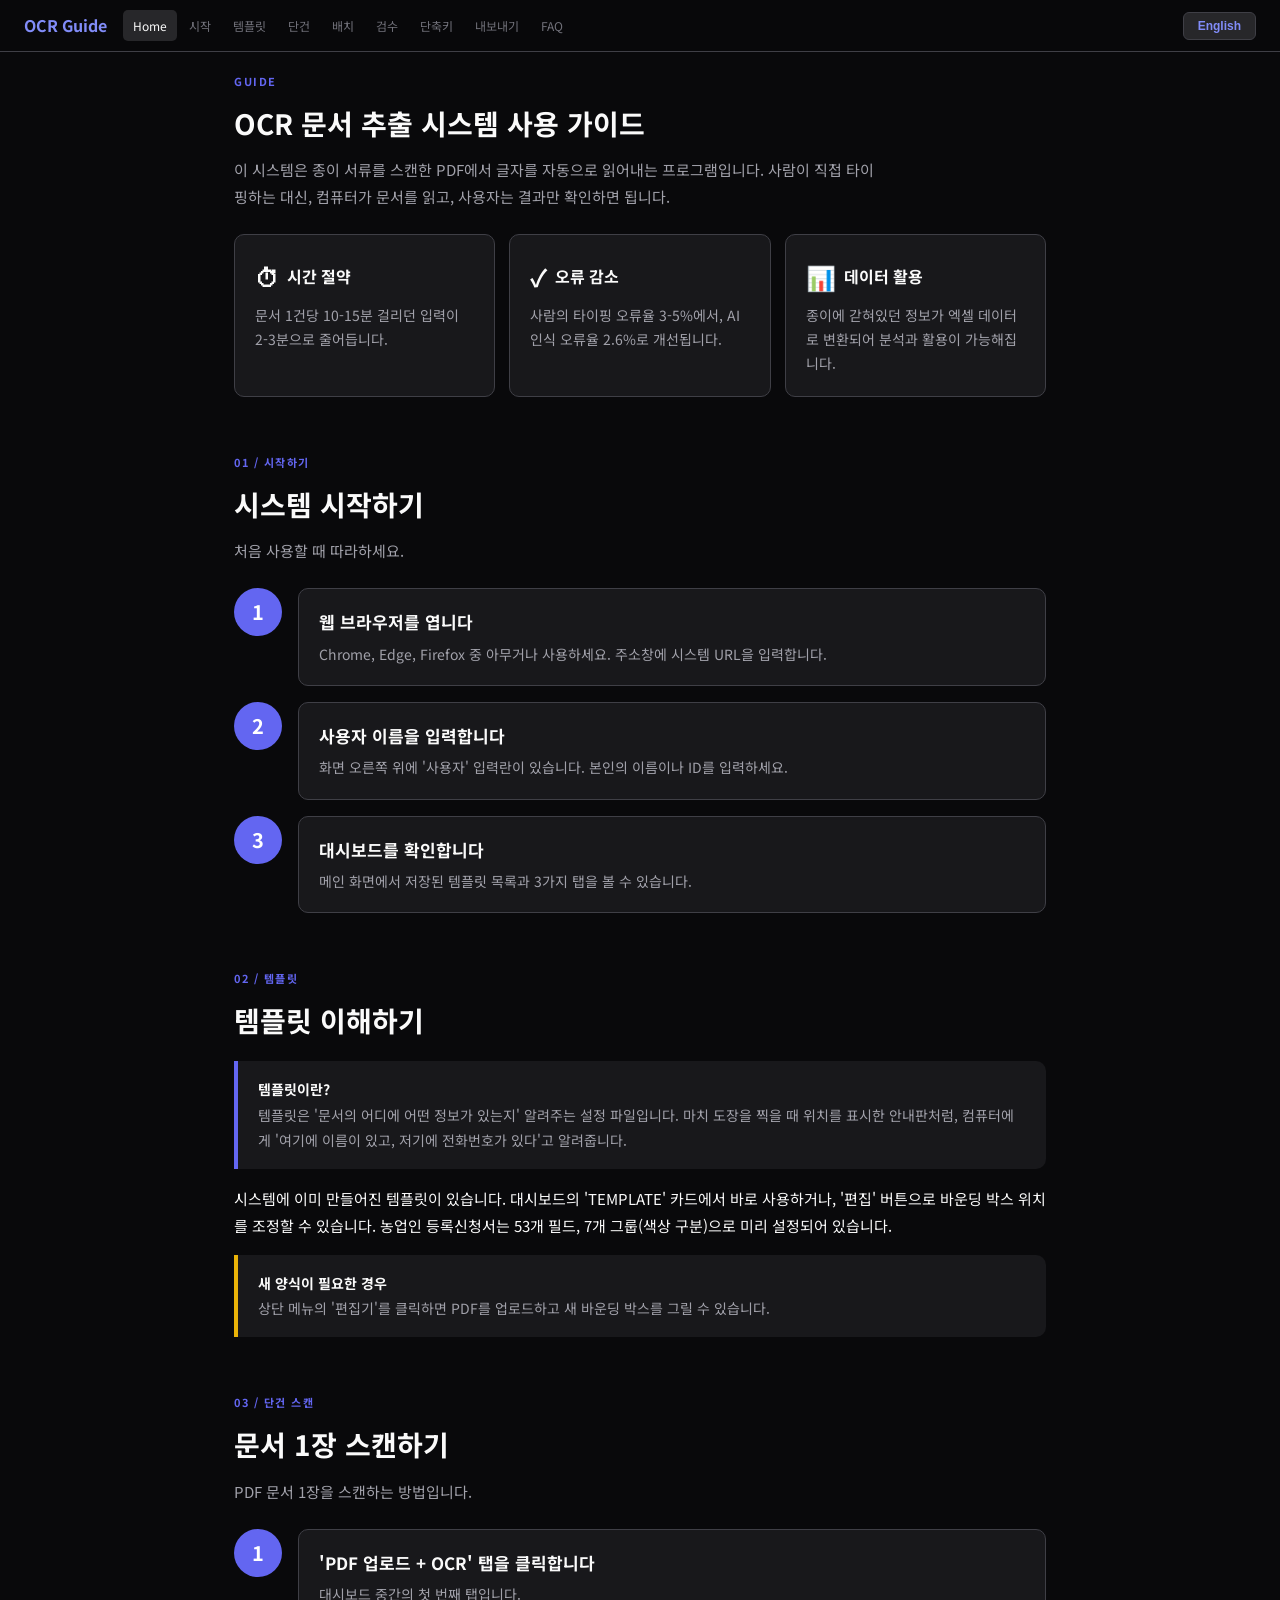
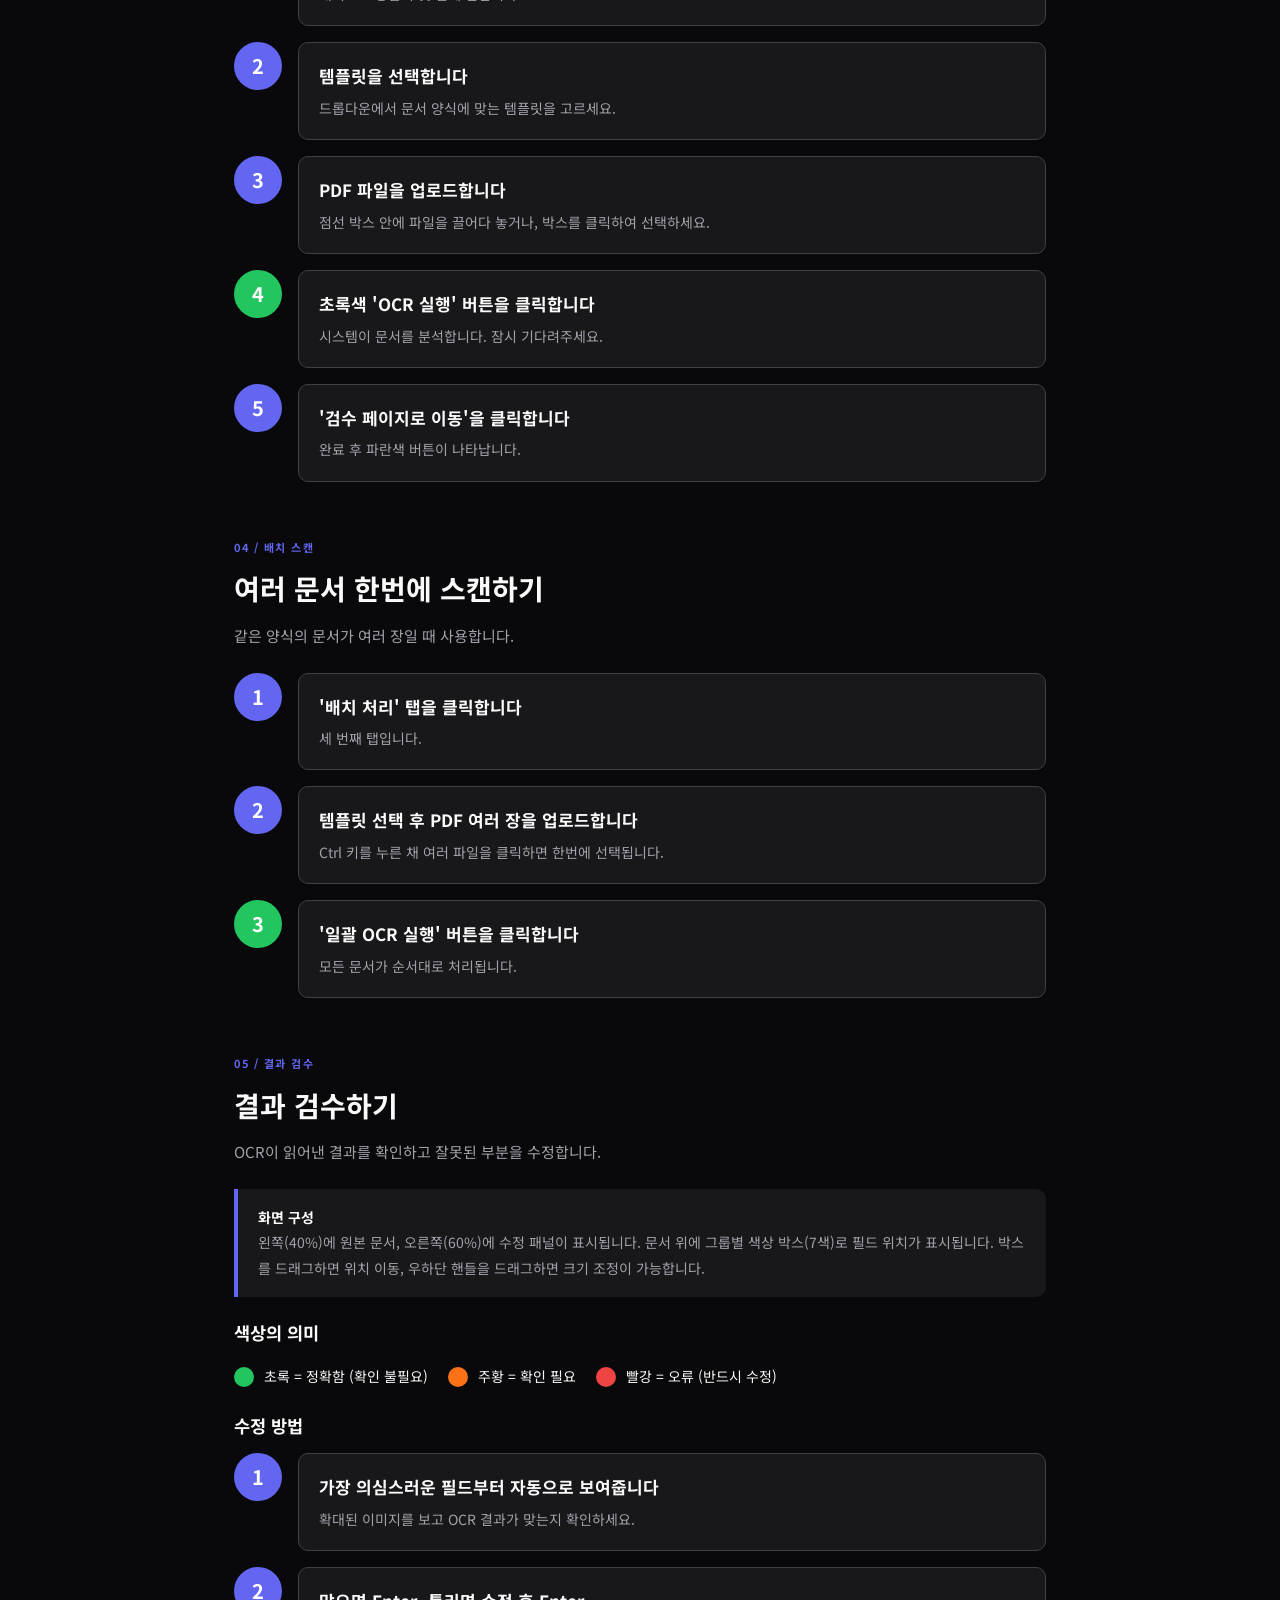
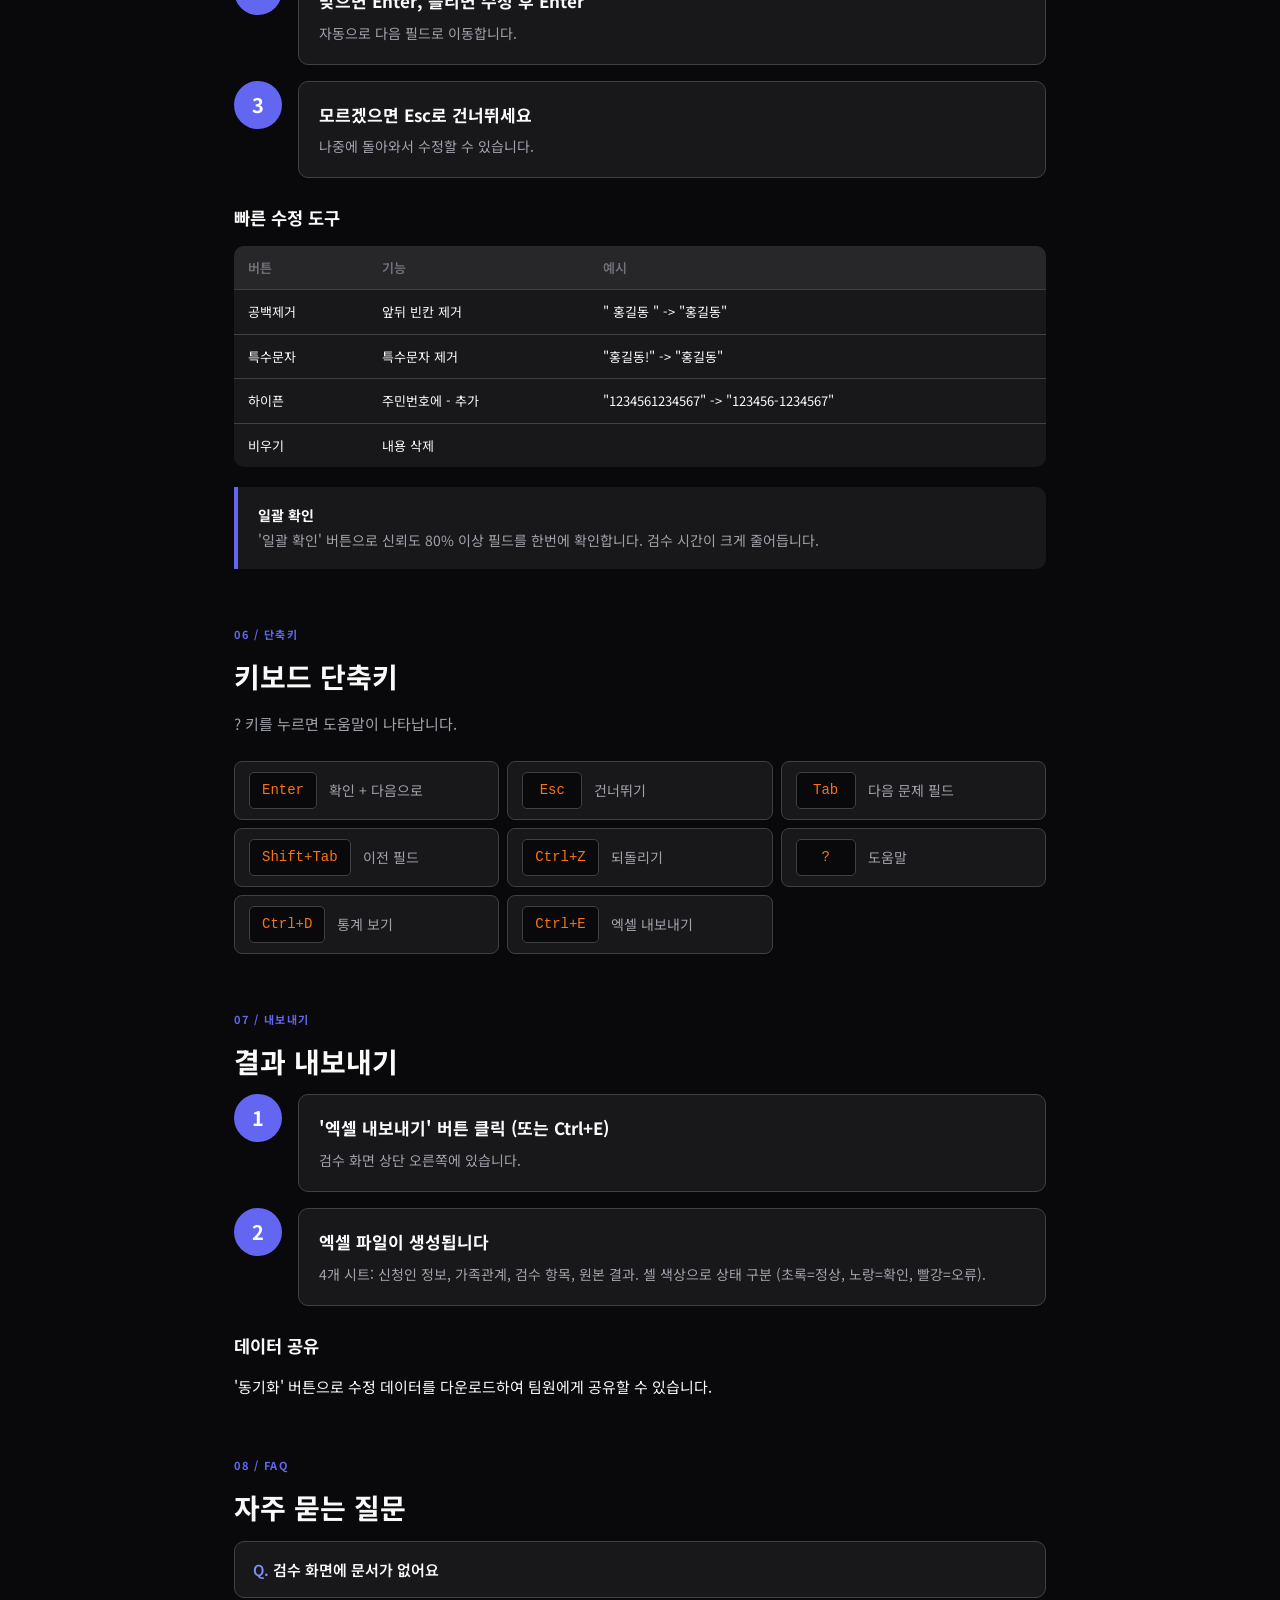
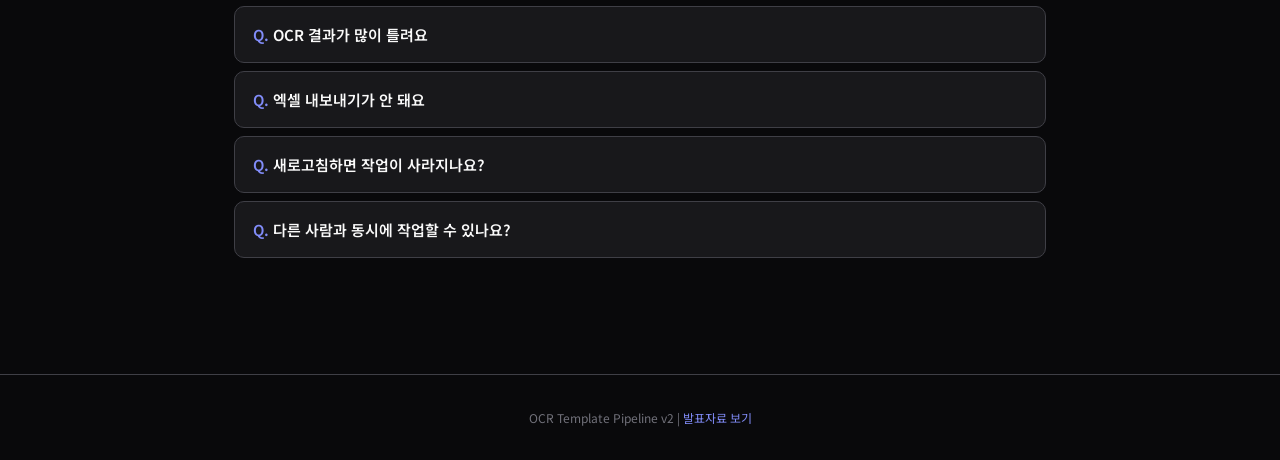
<file: guide.html>
<!DOCTYPE html>
<html lang="ko">
<head>
<meta charset="UTF-8">
<meta name="viewport" content="width=device-width, initial-scale=1.0">
<title>OCR Pipeline - Guide</title>
<link href="https://fonts.googleapis.com/css2?family=Noto+Sans+KR:wght@400;600;700&display=swap" rel="stylesheet">
<style>
:root{--bg:#09090b;--s:#18181b;--c:#27272a;--bd:#3f3f46;--tx:#fafafa;--tx2:#a1a1aa;--tx3:#71717a;--ac:#6366f1;--ac2:#818cf8;--g:#22c55e;--y:#eab308;--r:#ef4444;--o:#f97316;--t:#2dd4bf;--rd:10px}
*{box-sizing:border-box;margin:0;padding:0}
body{font-family:'Noto Sans KR',sans-serif;background:var(--bg);color:var(--tx);line-height:1.8;font-size:15px}
.topbar{position:fixed;top:0;left:0;right:0;height:52px;background:rgba(9,9,11,.92);backdrop-filter:blur(12px);border-bottom:1px solid var(--bd);z-index:100;display:flex;align-items:center;padding:0 24px;gap:16px}
.topbar .logo{font-size:16px;font-weight:700;color:var(--ac2)}
.topbar .nav-links{display:flex;gap:2px;overflow-x:auto;flex:1}
.topbar .nav-links a{color:var(--tx3);text-decoration:none;font-size:12px;padding:5px 10px;border-radius:5px;white-space:nowrap}
.topbar .nav-links a:hover{color:var(--tx);background:var(--c)}
.lang-btn{background:var(--c);border:1px solid var(--bd);color:var(--ac2);padding:6px 14px;border-radius:6px;cursor:pointer;font-size:12px;font-weight:600;white-space:nowrap}
.lang-btn:hover{background:var(--bd)}
main{max-width:860px;margin:0 auto;padding:72px 24px 60px}
.sec{margin-bottom:56px;scroll-margin-top:64px}
.sec-num{font-size:11px;font-weight:700;color:var(--ac);letter-spacing:1.5px;text-transform:uppercase;margin-bottom:6px}
.sec h2{font-size:28px;font-weight:700;margin-bottom:8px}
.sec .desc{font-size:15px;color:var(--tx2);margin-bottom:24px;max-width:640px}
.steps{display:flex;flex-direction:column;gap:16px}
.step{display:flex;gap:16px;align-items:flex-start}
.step-num{width:48px;height:48px;border-radius:50%;background:var(--ac);color:#fff;display:flex;align-items:center;justify-content:center;font-size:20px;font-weight:700;flex-shrink:0}
.step-body{flex:1;background:var(--s);border:1px solid var(--bd);border-radius:var(--rd);padding:18px 20px}
.step-body h3{font-size:17px;margin-bottom:4px}
.step-body p{font-size:14px;color:var(--tx2)}
.card-row{display:grid;grid-template-columns:repeat(auto-fit,minmax(240px,1fr));gap:14px;margin-bottom:20px}
.card{background:var(--s);border:1px solid var(--bd);border-radius:var(--rd);padding:20px}
.card h3{font-size:16px;margin-bottom:6px;display:flex;align-items:center;gap:8px}
.card p{font-size:14px;color:var(--tx2);line-height:1.7}
.card-icon{font-size:24px}
.color-row{display:flex;gap:20px;flex-wrap:wrap;margin:16px 0}
.color-item{display:flex;align-items:center;gap:10px;font-size:14px}
.color-dot{width:20px;height:20px;border-radius:50%}
.key-grid{display:grid;grid-template-columns:repeat(auto-fill,minmax(220px,1fr));gap:8px}
.key-item{display:flex;align-items:center;gap:12px;padding:10px 14px;background:var(--s);border:1px solid var(--bd);border-radius:8px}
.key-item kbd{background:var(--bg);border:1px solid var(--bd);border-radius:5px;padding:5px 12px;font-family:monospace;font-size:14px;color:var(--o);min-width:60px;text-align:center}
.key-item span{font-size:14px;color:var(--tx2)}
.info-box{background:var(--s);border-left:4px solid var(--ac);border-radius:0 var(--rd) var(--rd) 0;padding:16px 20px;margin:16px 0;font-size:14px;color:var(--tx2)}
.info-box.warn{border-left-color:var(--y)}
.info-box strong{color:var(--tx)}
table{width:100%;border-collapse:collapse;background:var(--s);border-radius:var(--rd);overflow:hidden;margin:12px 0}
th,td{padding:10px 14px;text-align:left;border-bottom:1px solid var(--bd);font-size:13px}
th{background:var(--c);color:var(--tx3);font-weight:600}
tr:last-child td{border-bottom:none}
details{background:var(--s);border:1px solid var(--bd);border-radius:var(--rd);margin-bottom:8px}
details summary{padding:14px 18px;cursor:pointer;font-size:15px;font-weight:600;list-style:none}
details summary::before{content:"Q. ";color:var(--ac2)}
details[open] summary{border-bottom:1px solid var(--bd)}
details .answer{padding:14px 18px;font-size:14px;color:var(--tx2);line-height:1.8}
footer{text-align:center;padding:32px;color:var(--tx3);font-size:12px;border-top:1px solid var(--bd)}
@media(max-width:640px){.step{flex-direction:column}.step-num{width:36px;height:36px;font-size:16px}.card-row{grid-template-columns:1fr}.key-grid{grid-template-columns:1fr}}
</style>
</head>
<body>

<div class="topbar">
  <span class="logo">OCR Guide</span>
  <div class="nav-links">
    <a href="#welcome">Home</a>
    <a href="#start" data-ko="시작" data-en="Start">시작</a>
    <a href="#template" data-ko="템플릿" data-en="Template">템플릿</a>
    <a href="#single" data-ko="단건" data-en="Single">단건</a>
    <a href="#batch" data-ko="배치" data-en="Batch">배치</a>
    <a href="#review" data-ko="검수" data-en="Review">검수</a>
    <a href="#keys" data-ko="단축키" data-en="Keys">단축키</a>
    <a href="#export" data-ko="내보내기" data-en="Export">내보내기</a>
    <a href="#faq">FAQ</a>
  </div>
  <button class="lang-btn" onclick="toggleLang()" id="langBtn">English</button>
</div>

<main>

<div class="sec" id="welcome">
  <div class="sec-num">GUIDE</div>
  <h2 data-ko="OCR 문서 추출 시스템 사용 가이드" data-en="OCR Document Extraction Guide"></h2>
  <p class="desc" data-ko="이 시스템은 종이 서류를 스캔한 PDF에서 글자를 자동으로 읽어내는 프로그램입니다. 사람이 직접 타이핑하는 대신, 컴퓨터가 문서를 읽고, 사용자는 결과만 확인하면 됩니다." data-en="This system automatically reads text from scanned PDF documents. Instead of manually typing, the computer reads the document and you just verify the results."></p>
  <div class="card-row">
    <div class="card"><h3><span class="card-icon">&#9201;</span> <span data-ko="시간 절약" data-en="Save Time"></span></h3><p data-ko="문서 1건당 10-15분 걸리던 입력이 2-3분으로 줄어듭니다." data-en="Processing time drops from 10-15 minutes to just 2-3 minutes per document."></p></div>
    <div class="card"><h3><span class="card-icon">&#10003;</span> <span data-ko="오류 감소" data-en="Fewer Errors"></span></h3><p data-ko="사람의 타이핑 오류율 3-5%에서, AI 인식 오류율 2.6%로 개선됩니다." data-en="Human typing error rate of 3-5% improved to AI recognition error rate of 2.6%."></p></div>
    <div class="card"><h3><span class="card-icon">&#128202;</span> <span data-ko="데이터 활용" data-en="Data Utilization"></span></h3><p data-ko="종이에 갇혀있던 정보가 엑셀 데이터로 변환되어 분석과 활용이 가능해집니다." data-en="Information trapped on paper is converted to Excel data for analysis."></p></div>
  </div>
</div>

<div class="sec" id="start">
  <div class="sec-num" data-ko="01 / 시작하기" data-en="01 / GETTING STARTED"></div>
  <h2 data-ko="시스템 시작하기" data-en="Getting Started"></h2>
  <p class="desc" data-ko="처음 사용할 때 따라하세요." data-en="Follow these steps when using for the first time."></p>
  <div class="steps">
    <div class="step"><div class="step-num">1</div><div class="step-body"><h3 data-ko="웹 브라우저를 엽니다" data-en="Open your web browser"></h3><p data-ko="Chrome, Edge, Firefox 중 아무거나 사용하세요. 주소창에 시스템 URL을 입력합니다." data-en="Use Chrome, Edge, or Firefox. Enter the system URL in the address bar."></p></div></div>
    <div class="step"><div class="step-num">2</div><div class="step-body"><h3 data-ko="사용자 이름을 입력합니다" data-en="Enter your username"></h3><p data-ko="화면 오른쪽 위에 '사용자' 입력란이 있습니다. 본인의 이름이나 ID를 입력하세요." data-en="There is a 'User' field in the top-right corner. Enter your name or ID."></p></div></div>
    <div class="step"><div class="step-num">3</div><div class="step-body"><h3 data-ko="대시보드를 확인합니다" data-en="Check the dashboard"></h3><p data-ko="메인 화면에서 저장된 템플릿 목록과 3가지 탭을 볼 수 있습니다." data-en="The main screen shows saved templates and 3 tabs."></p></div></div>
  </div>
</div>

<div class="sec" id="template">
  <div class="sec-num" data-ko="02 / 템플릿" data-en="02 / TEMPLATES"></div>
  <h2 data-ko="템플릿 이해하기" data-en="Understanding Templates"></h2>
  <div class="info-box"><strong data-ko="템플릿이란?" data-en="What is a Template?"></strong><br><span data-ko="템플릿은 '문서의 어디에 어떤 정보가 있는지' 알려주는 설정 파일입니다. 마치 도장을 찍을 때 위치를 표시한 안내판처럼, 컴퓨터에게 '여기에 이름이 있고, 저기에 전화번호가 있다'고 알려줍니다." data-en="A template tells the system 'where each piece of information is located' on the document. Like a guide showing where to stamp, it tells the computer 'the name is here, the phone number is there.'"></span></div>
  <p data-ko="시스템에 이미 만들어진 템플릿이 있습니다. 대시보드의 'TEMPLATE' 카드에서 바로 사용하거나, '편집' 버튼으로 바운딩 박스 위치를 조정할 수 있습니다. 농업인 등록신청서는 53개 필드, 7개 그룹(색상 구분)으로 미리 설정되어 있습니다." data-en="Pre-made templates are available. Use them from the dashboard or click 'Edit' to adjust bounding box positions. The agriculture form has 53 fields in 7 color-coded groups."></p>
  <div class="info-box warn"><strong data-ko="새 양식이 필요한 경우" data-en="Need a new form type?"></strong><br><span data-ko="상단 메뉴의 '편집기'를 클릭하면 PDF를 업로드하고 새 바운딩 박스를 그릴 수 있습니다." data-en="Click 'Editor' in the top menu to upload a PDF and draw new bounding boxes."></span></div>
</div>

<div class="sec" id="single">
  <div class="sec-num" data-ko="03 / 단건 스캔" data-en="03 / SINGLE SCAN"></div>
  <h2 data-ko="문서 1장 스캔하기" data-en="Scanning a Single Document"></h2>
  <p class="desc" data-ko="PDF 문서 1장을 스캔하는 방법입니다." data-en="How to scan one PDF document."></p>
  <div class="steps">
    <div class="step"><div class="step-num">1</div><div class="step-body"><h3 data-ko="'PDF 업로드 + OCR' 탭을 클릭합니다" data-en="Click the 'PDF Upload + OCR' tab"></h3><p data-ko="대시보드 중간의 첫 번째 탭입니다." data-en="It's the first tab on the dashboard."></p></div></div>
    <div class="step"><div class="step-num">2</div><div class="step-body"><h3 data-ko="템플릿을 선택합니다" data-en="Select a template"></h3><p data-ko="드롭다운에서 문서 양식에 맞는 템플릿을 고르세요." data-en="Choose the template that matches your document form."></p></div></div>
    <div class="step"><div class="step-num">3</div><div class="step-body"><h3 data-ko="PDF 파일을 업로드합니다" data-en="Upload your PDF file"></h3><p data-ko="점선 박스 안에 파일을 끌어다 놓거나, 박스를 클릭하여 선택하세요." data-en="Drag and drop into the dashed box, or click to browse."></p></div></div>
    <div class="step"><div class="step-num" style="background:var(--g)">4</div><div class="step-body"><h3 data-ko="초록색 'OCR 실행' 버튼을 클릭합니다" data-en="Click the green 'OCR Run' button"></h3><p data-ko="시스템이 문서를 분석합니다. 잠시 기다려주세요." data-en="The system will analyze your document. Please wait."></p></div></div>
    <div class="step"><div class="step-num">5</div><div class="step-body"><h3 data-ko="'검수 페이지로 이동'을 클릭합니다" data-en="Click 'Go to Review Page'"></h3><p data-ko="완료 후 파란색 버튼이 나타납니다." data-en="A blue button appears after processing completes."></p></div></div>
  </div>
</div>

<div class="sec" id="batch">
  <div class="sec-num" data-ko="04 / 배치 스캔" data-en="04 / BATCH SCAN"></div>
  <h2 data-ko="여러 문서 한번에 스캔하기" data-en="Scanning Multiple Documents"></h2>
  <p class="desc" data-ko="같은 양식의 문서가 여러 장일 때 사용합니다." data-en="Use when you have many documents of the same form type."></p>
  <div class="steps">
    <div class="step"><div class="step-num">1</div><div class="step-body"><h3 data-ko="'배치 처리' 탭을 클릭합니다" data-en="Click the 'Batch Processing' tab"></h3><p data-ko="세 번째 탭입니다." data-en="It's the third tab."></p></div></div>
    <div class="step"><div class="step-num">2</div><div class="step-body"><h3 data-ko="템플릿 선택 후 PDF 여러 장을 업로드합니다" data-en="Select template, then upload multiple PDFs"></h3><p data-ko="Ctrl 키를 누른 채 여러 파일을 클릭하면 한번에 선택됩니다." data-en="Hold Ctrl and click multiple files to select them all."></p></div></div>
    <div class="step"><div class="step-num" style="background:var(--g)">3</div><div class="step-body"><h3 data-ko="'일괄 OCR 실행' 버튼을 클릭합니다" data-en="Click 'Batch OCR Run'"></h3><p data-ko="모든 문서가 순서대로 처리됩니다." data-en="All documents will be processed in order."></p></div></div>
  </div>
</div>

<div class="sec" id="review">
  <div class="sec-num" data-ko="05 / 결과 검수" data-en="05 / REVIEW"></div>
  <h2 data-ko="결과 검수하기" data-en="Reviewing Results"></h2>
  <p class="desc" data-ko="OCR이 읽어낸 결과를 확인하고 잘못된 부분을 수정합니다." data-en="Verify OCR results and fix any mistakes."></p>
  <div class="info-box"><strong data-ko="화면 구성" data-en="Screen Layout"></strong><br><span data-ko="왼쪽(40%)에 원본 문서, 오른쪽(60%)에 수정 패널이 표시됩니다. 문서 위에 그룹별 색상 박스(7색)로 필드 위치가 표시됩니다. 박스를 드래그하면 위치 이동, 우하단 핸들을 드래그하면 크기 조정이 가능합니다." data-en="Left (40%) shows the document, right (60%) shows the edit panel. Fields are shown as color-coded boxes (7 colors by group). Drag a box to move it, drag the bottom-right handle to resize. Changes are saved automatically."></span></div>

  <h3 style="margin:20px 0 12px" data-ko="색상의 의미" data-en="Color Guide"></h3>
  <div class="color-row">
    <div class="color-item"><div class="color-dot" style="background:var(--g)"></div><span data-ko="초록 = 정확함 (확인 불필요)" data-en="Green = Correct"></span></div>
    <div class="color-item"><div class="color-dot" style="background:var(--o)"></div><span data-ko="주황 = 확인 필요" data-en="Orange = Needs checking"></span></div>
    <div class="color-item"><div class="color-dot" style="background:var(--r)"></div><span data-ko="빨강 = 오류 (반드시 수정)" data-en="Red = Error (must fix)"></span></div>
  </div>

  <h3 style="margin:20px 0 12px" data-ko="수정 방법" data-en="How to Fix"></h3>
  <div class="steps">
    <div class="step"><div class="step-num">1</div><div class="step-body"><h3 data-ko="가장 의심스러운 필드부터 자동으로 보여줍니다" data-en="Most uncertain fields are shown first"></h3><p data-ko="확대된 이미지를 보고 OCR 결과가 맞는지 확인하세요." data-en="Check the zoomed image and verify the OCR result."></p></div></div>
    <div class="step"><div class="step-num">2</div><div class="step-body"><h3 data-ko="맞으면 Enter, 틀리면 수정 후 Enter" data-en="Enter if correct, type fix then Enter"></h3><p data-ko="자동으로 다음 필드로 이동합니다." data-en="Automatically moves to the next field."></p></div></div>
    <div class="step"><div class="step-num">3</div><div class="step-body"><h3 data-ko="모르겠으면 Esc로 건너뛰세요" data-en="Press Esc to skip if unsure"></h3><p data-ko="나중에 돌아와서 수정할 수 있습니다." data-en="You can come back later."></p></div></div>
  </div>

  <h3 style="margin:24px 0 12px" data-ko="빠른 수정 도구" data-en="Quick Fix Tools"></h3>
  <table>
    <thead><tr><th data-ko="버튼" data-en="Button"></th><th data-ko="기능" data-en="Function"></th><th data-ko="예시" data-en="Example"></th></tr></thead>
    <tbody>
      <tr><td data-ko="공백제거" data-en="Trim"></td><td data-ko="앞뒤 빈칸 제거" data-en="Remove spaces"></td><td>" 홍길동 " -> "홍길동"</td></tr>
      <tr><td data-ko="특수문자" data-en="Special"></td><td data-ko="특수문자 제거" data-en="Remove special chars"></td><td>"홍길동!" -> "홍길동"</td></tr>
      <tr><td data-ko="하이픈" data-en="Hyphen"></td><td data-ko="주민번호에 - 추가" data-en="Add hyphen to ID"></td><td>"1234561234567" -> "123456-1234567"</td></tr>
      <tr><td data-ko="비우기" data-en="Clear"></td><td data-ko="내용 삭제" data-en="Empty the field"></td><td></td></tr>
    </tbody>
  </table>
  <div class="info-box" style="margin-top:20px"><strong data-ko="일괄 확인" data-en="Bulk Confirm"></strong><br><span data-ko="'일괄 확인' 버튼으로 신뢰도 80% 이상 필드를 한번에 확인합니다. 검수 시간이 크게 줄어듭니다." data-en="The 'Bulk Confirm' button approves all fields with 80%+ confidence at once, greatly reducing review time."></span></div>
</div>

<div class="sec" id="keys">
  <div class="sec-num" data-ko="06 / 단축키" data-en="06 / SHORTCUTS"></div>
  <h2 data-ko="키보드 단축키" data-en="Keyboard Shortcuts"></h2>
  <p class="desc" data-ko="? 키를 누르면 도움말이 나타납니다." data-en="Press ? to see the help overlay."></p>
  <div class="key-grid">
    <div class="key-item"><kbd>Enter</kbd><span data-ko="확인 + 다음으로" data-en="Confirm + Next"></span></div>
    <div class="key-item"><kbd>Esc</kbd><span data-ko="건너뛰기" data-en="Skip"></span></div>
    <div class="key-item"><kbd>Tab</kbd><span data-ko="다음 문제 필드" data-en="Next problem"></span></div>
    <div class="key-item"><kbd>Shift+Tab</kbd><span data-ko="이전 필드" data-en="Previous field"></span></div>
    <div class="key-item"><kbd>Ctrl+Z</kbd><span data-ko="되돌리기" data-en="Undo"></span></div>
    <div class="key-item"><kbd>?</kbd><span data-ko="도움말" data-en="Help"></span></div>
    <div class="key-item"><kbd>Ctrl+D</kbd><span data-ko="통계 보기" data-en="Statistics"></span></div>
    <div class="key-item"><kbd>Ctrl+E</kbd><span data-ko="엑셀 내보내기" data-en="Export Excel"></span></div>
  </div>
</div>

<div class="sec" id="export">
  <div class="sec-num" data-ko="07 / 내보내기" data-en="07 / EXPORT"></div>
  <h2 data-ko="결과 내보내기" data-en="Exporting Results"></h2>
  <div class="steps">
    <div class="step"><div class="step-num">1</div><div class="step-body"><h3 data-ko="'엑셀 내보내기' 버튼 클릭 (또는 Ctrl+E)" data-en="Click 'Export Excel' (or Ctrl+E)"></h3><p data-ko="검수 화면 상단 오른쪽에 있습니다." data-en="Located in the top-right of the review screen."></p></div></div>
    <div class="step"><div class="step-num">2</div><div class="step-body"><h3 data-ko="엑셀 파일이 생성됩니다" data-en="Excel file is generated"></h3><p data-ko="4개 시트: 신청인 정보, 가족관계, 검수 항목, 원본 결과. 셀 색상으로 상태 구분 (초록=정상, 노랑=확인, 빨강=오류)." data-en="4 sheets: applicant info, family, review items, raw results. Cell colors show status (green=ok, yellow=check, red=error)."></p></div></div>
  </div>
  <h3 style="margin:24px 0 12px" data-ko="데이터 공유" data-en="Sharing Data"></h3>
  <p data-ko="'동기화' 버튼으로 수정 데이터를 다운로드하여 팀원에게 공유할 수 있습니다." data-en="Click 'Sync' to download correction data and share it with your team."></p>
</div>

<div class="sec" id="faq">
  <div class="sec-num" data-ko="08 / FAQ" data-en="08 / FAQ"></div>
  <h2 data-ko="자주 묻는 질문" data-en="Frequently Asked Questions"></h2>
  <details><summary data-ko="검수 화면에 문서가 없어요" data-en="No documents on review screen"></summary><div class="answer" data-ko="OCR을 먼저 실행해야 합니다. 대시보드에서 PDF를 업로드하고 'OCR 실행'을 클릭하세요." data-en="Run OCR first. Upload a PDF on the dashboard and click 'OCR Run'."></div></details>
  <details><summary data-ko="OCR 결과가 많이 틀려요" data-en="OCR results are inaccurate"></summary><div class="answer" data-ko="스캔 품질이 낮으면 인식률이 떨어집니다. 선명한 PDF를 사용하고 올바른 템플릿을 선택했는지 확인하세요." data-en="Low scan quality reduces accuracy. Use clear PDFs and verify the correct template is selected."></div></details>
  <details><summary data-ko="엑셀 내보내기가 안 돼요" data-en="Excel export fails"></summary><div class="answer" data-ko="검수 완료된 문서가 최소 1개 있어야 합니다." data-en="You need at least 1 reviewed document."></div></details>
  <details><summary data-ko="새로고침하면 작업이 사라지나요?" data-en="Does refreshing lose my work?"></summary><div class="answer" data-ko="아닙니다. 모든 수정은 즉시 저장됩니다. 새로고침해도 마지막 위치로 복원됩니다." data-en="No. All edits are saved instantly. You'll return to your last position."></div></details>
  <details><summary data-ko="다른 사람과 동시에 작업할 수 있나요?" data-en="Can multiple people work simultaneously?"></summary><div class="answer" data-ko="네. 각 사용자의 작업은 ID별로 분리됩니다. '동기화'로 수정 데이터를 공유하세요." data-en="Yes. Each user's work is separated by ID. Use 'Sync' to share corrections."></div></details>
</div>

</main>

<footer>OCR Template Pipeline v2 | <a href="presentation.html" style="color:var(--ac2);text-decoration:none" data-ko="발표자료 보기" data-en="View Presentation"></a></footer>

<script>
let lang=localStorage.getItem('guide-lang')||'ko';
function applyLang(){document.querySelectorAll('[data-ko]').forEach(el=>{el.textContent=el.dataset[lang]});document.getElementById('langBtn').textContent=lang==='ko'?'English':'한국어';document.documentElement.lang=lang;localStorage.setItem('guide-lang',lang)}
function toggleLang(){lang=lang==='ko'?'en':'ko';applyLang()}
const secs=document.querySelectorAll('.sec[id]'),navAs=document.querySelectorAll('.topbar .nav-links a');
window.addEventListener('scroll',()=>{let c='';secs.forEach(s=>{if(scrollY>=s.offsetTop-80)c=s.id});navAs.forEach(a=>{const h=a.getAttribute('href');a.style.color=h==='#'+c?'var(--tx)':'';a.style.background=h==='#'+c?'var(--c)':''})});
applyLang();
</script>
</body>
</html>
</file>
